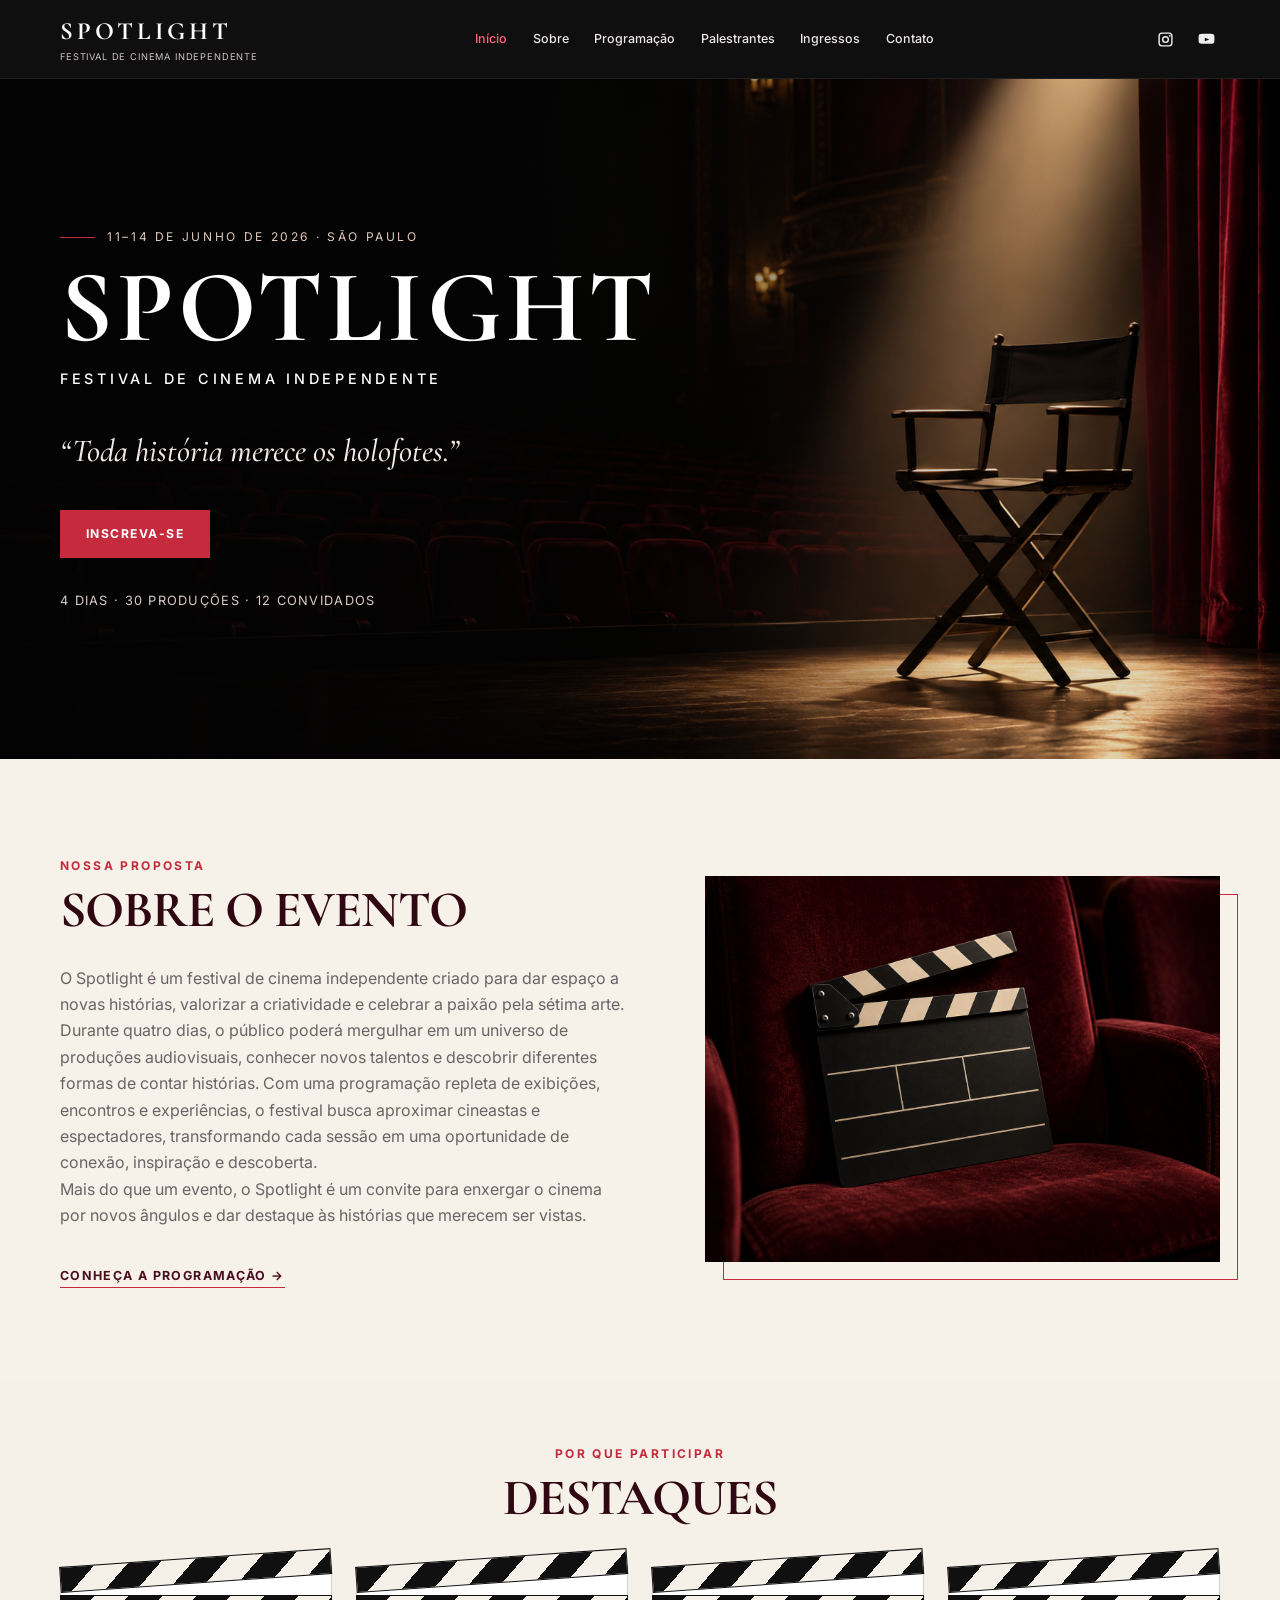
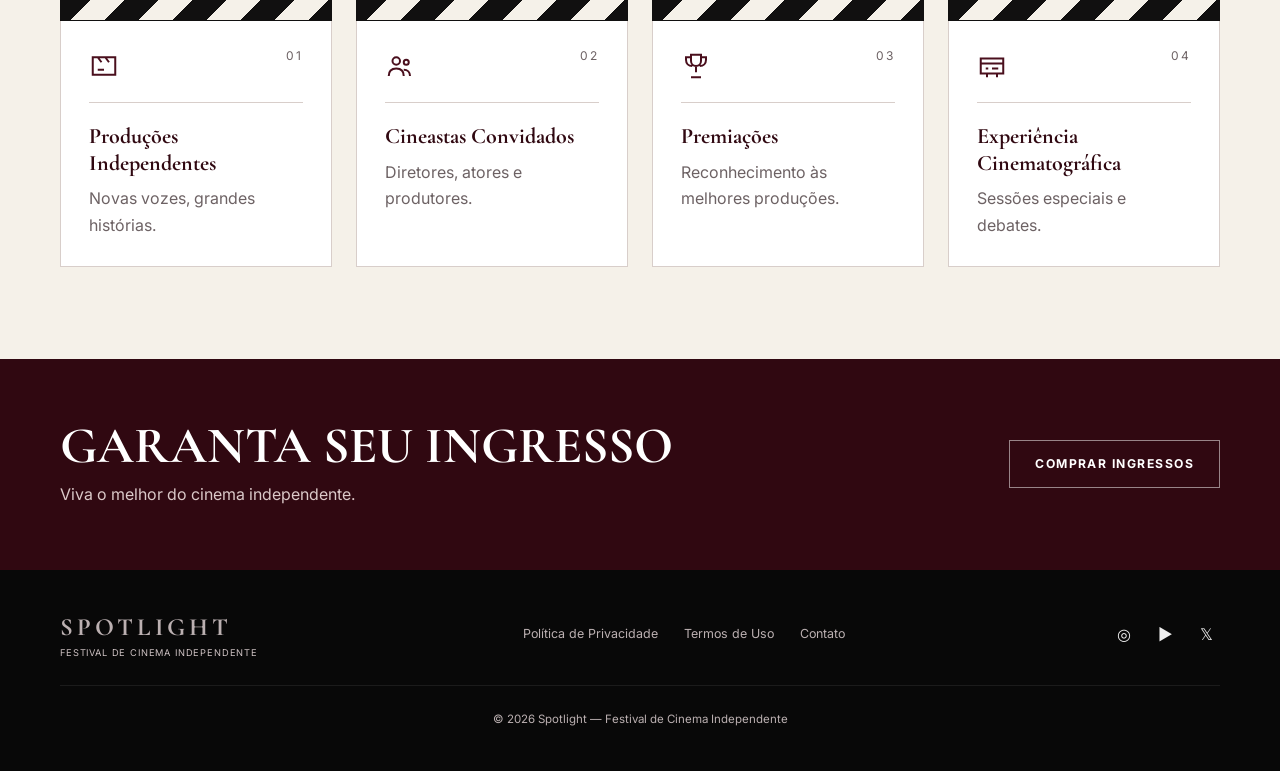
<file: index.html>
<!DOCTYPE html>
<html lang="pt-BR">
<head>
  <meta charset="UTF-8">
  <!-- A tag viewport é essencial para a responsividade, garantindo que o site se adapte à largura da tela do celular -->
  <meta name="viewport" content="width=device-width, initial-scale=1.0">
  <!-- A meta description melhora o SEO, dizendo ao Google sobre o que é a página -->
  <meta name="description" content="Spotlight — Festival de Cinema Independente. Histórias originais, novas vozes e experiências cinematográficas.">
  <title>Spotlight | Festival de Cinema Independente</title>
  <link rel="stylesheet" href="css/style.css">
</head>
<body>
  
  <!-- CABEÇALHO (HEADER) - Semântica estrutural
       O uso da tag <header> ajuda motores de busca e leitores 
       de tela a identificar o topo da página. -->
  <header class="site-header">
    <div class="container nav-wrap">
      
      <!-- Link encapsulando texto principal. Redireciona para a home. -->
      <a class="brand" href="index.html">
        <strong>SPOTLIGHT</strong>
        <span>Festival de Cinema Independente</span>
      </a>
      
      
      <!-- MODIFICADO — MENU SEM JAVASCRIPT:
           O checkbox guarda o estado aberto/fechado. O label permite alterná-lo
           com clique; pelo teclado, use Tab e Espaço no checkbox.
           No CSS, :checked mostra a navegação que vem depois deste campo.
           O menu permanece aberto após clicar numa âncora; use Menu para fechá-lo. -->
      <input class="menu-check" type="checkbox" id="menu-check" aria-controls="menu-principal">
      <label class="menu-toggle" for="menu-check">☰ <span>Menu</span></label>
      
      <!-- Tag semântica <nav> indica que este bloco contém os links principais de navegação -->
      <nav class="nav" id="menu-principal" aria-label="Navegação principal">
        <a class="active" href="index.html">Início</a>
        <a href="#sobre">Sobre</a>
        <a href="programacao.html">Programação</a>
        <a href="programacao.html#palestrantes">Palestrantes</a>
        <a href="ingressos.html">Ingressos</a>
        <a href="ingressos.html#contato">Contato</a>
      </nav>
      
      <div class="socials" aria-label="Redes sociais">
        <!-- O uso de SVG inline garante que os ícones fiquem nítidos em qualquer resolução e carreguem instantaneamente, sem requisições extras -->
        <a href="#" aria-label="Instagram">
          <svg viewBox="0 0 24 24"><path d="M7 2h10a5 5 0 0 1 5 5v10a5 5 0 0 1-5 5H7a5 5 0 0 1-5-5V7a5 5 0 0 1 5-5m0 2a3 3 0 0 0-3 3v10a3 3 0 0 0 3 3h10a3 3 0 0 0 3-3V7a3 3 0 0 0-3-3H7m11 1.5a1.25 1.25 0 1 1 0 2.5 1.25 1.25 0 0 1 0-2.5M12 7a5 5 0 1 1 0 10 5 5 0 0 1 0-10m0 2a3 3 0 1 0 0 6 3 3 0 0 0 0-6z"/></svg>
        </a>
        <a href="#" aria-label="YouTube">
          <svg viewBox="0 0 24 24"><path d="M23 7s-.2-1.4-.8-2c-.8-.8-1.6-.8-2-.9C17.4 4 13.2 4 12 4s-5.4 0-8.2.1c-.4.1-1.2.1-2 .9C1.2 5.6 1 7 1 7S.8 8.6.8 10.2v1.6C.8 13.4 1 15 1 15s.2 1.4.8 2c.8.8 1.8.8 2.3.9 1.7.2 6.7.1 7.9.1s5.4 0 8.2-.1c.4-.1 1.2-.1 2-.9.6-.6.8-2 .8-2s.2-1.6.2-3.2v-1.6C23.2 8.6 23 7 23 7M9.6 14.5v-5l6.4 2.5-6.4 2.5z"/></svg>
        </a>
      </div>
    </div>
  </header>

  <!-- MAIN e SECTIONS
       A tag <main> diz ao navegador onde está o conteúdo principal.
       Cada <section> divide o documento em blocos temáticos.-->
  <main>
    
    <section class="hero" id="inicio">
      <div class="container">
        <div class="hero-content">
          <p class="hero-kicker">11–14 de junho de 2026 · São Paulo</p>
          <h1>SPOTLIGHT</h1>
          <h2>Festival de Cinema Independente</h2>
          <!-- Tag <blockquote> é usada semanticamente para citações destacadas -->
          <blockquote>“Toda história merece os holofotes.”</blockquote>
          <a class="btn" href="ingressos.html">Inscreva-se</a>
          <p class="hero-meta">4 dias · 30 produções · 12 convidados</p>
        </div>
      </div>
    </section>

    <section class="section" id="sobre">
      <div class="container about-grid">
        <div class="about-copy">
          <span class="eyebrow">Nossa proposta</span>
          <h2 class="section-title">SOBRE O EVENTO</h2>
          <p>O Spotlight é um festival de cinema independente criado para dar espaço a novas histórias, valorizar a criatividade e celebrar a paixão pela sétima arte. <br>

Durante quatro dias, o público poderá mergulhar em um universo de produções audiovisuais, conhecer novos talentos e descobrir diferentes formas de contar histórias. Com uma programação repleta de exibições, encontros e experiências, o festival busca aproximar cineastas e espectadores, transformando cada sessão em uma oportunidade de conexão, inspiração e descoberta. <br>

Mais do que um evento, o Spotlight é um convite para enxergar o cinema por novos ângulos e dar destaque às histórias que merecem ser vistas.</p>
          <a class="text-link" href="programacao.html">Conheça a programação →</a>
        </div>
        <!-- Tag <figure> é usada para encapsular imagens com importância semântica no texto (diferente de imagens puramente decorativas) -->
        <figure class="about-image">
          <img src="assets/images/claquete.png" alt="Claquete de cinema sobre poltrona de veludo vinho">
        </figure>
      </div>
    </section>

    <!-- MODIFICADO — DESTAQUES EM FORMATO DE CLAQUETE:
         O ingresso foi substituído por uma claquete para diferenciar esta seção
         da página de preços. Cada card recebe uma faixa decorativa no topo.
         As duas listras da claquete são feitas pelos pseudo-elementos no CSS;
         não é necessário baixar imagem nem usar JavaScript.
         Os números 01 a 04, ícones, títulos e descrições foram preservados. -->
    <section class="section highlights">
      <div class="container">
        <div class="section-heading center">
          <span class="eyebrow">Por que participar</span>
          <h2 class="section-title">DESTAQUES</h2>
        </div>
        <div class="highlight-grid">
          <!-- A tag <article> é ideal para conteúdos que fazem sentido por si mesmos, como cards independentes -->
          <article class="highlight-card">
            <!-- Número visual do destaque; o CSS posiciona no canto direito. -->
            <span class="ticket-number">01</span>
            <!-- Ícone original em SVG; a linha abaixo agora é contínua, não um canhoto. -->
            <div class="icon-box"><svg viewBox="0 0 24 24"><path d="M3 5h18v14H3zM7 5l3 4m3-4 3 4m-9 6h5"/></svg></div>
            <h3>Produções Independentes</h3>
            <p>Novas vozes, grandes histórias.</p>
          </article>
          
          <article class="highlight-card">
            <!-- Número visual do destaque; o CSS posiciona no canto direito. -->
            <span class="ticket-number">02</span>
            <!-- Ícone original em SVG; a linha abaixo agora é contínua, não um canhoto. -->
            <div class="icon-box"><svg viewBox="0 0 24 24"><circle cx="9" cy="8" r="3"/><circle cx="17" cy="9" r="2"/><path d="M3 20c0-4 2-6 6-6s6 2 6 6m0-5c3 0 5 2 5 5"/></svg></div>
            <h3>Cineastas Convidados</h3>
            <p>Diretores, atores e produtores.</p>
          </article>
          
          <article class="highlight-card">
            <!-- Número visual do destaque; o CSS posiciona no canto direito. -->
            <span class="ticket-number">03</span>
            <!-- Ícone original em SVG; a linha abaixo agora é contínua, não um canhoto. -->
            <div class="icon-box"><svg viewBox="0 0 24 24"><path d="M8 3h8v5a4 4 0 0 1-8 0V3zm0 2H4v2c0 3 2 5 5 5m7-7h4v2c0 3-2 5-5 5m-3 0v5m-4 4h8"/></svg></div>
            <h3>Premiações</h3>
            <p>Reconhecimento às melhores produções.</p>
          </article>
          
          <article class="highlight-card">
            <!-- Número visual do destaque; o CSS posiciona no canto direito. -->
            <span class="ticket-number">04</span>
            <!-- Ícone original em SVG; a linha abaixo agora é contínua, não um canhoto. -->
            <div class="icon-box"><svg viewBox="0 0 24 24"><path d="M3 6h18v12H3zM8 18v3m8-3v3M3 10h18m-14 4h2m3 0h5"/></svg></div>
            <h3>Experiência Cinematográfica</h3>
            <p>Sessões especiais e debates.</p>
          </article>
        </div>
      </div>
    </section>

    <!-- Outras seções omitidas para brevidade na leitura, mantém a estrutura original -->
    <section class="cta">
      <div class="container cta-inner">
        <div>
          <h2>GARANTA SEU INGRESSO</h2>
          <p>Viva o melhor do cinema independente.</p>
        </div>
        <a class="btn btn-outline" href="ingressos.html">Comprar ingressos</a>
      </div>
    </section>
  </main>

  <footer class="site-footer">
    <div class="container">
      <div class="footer-top">
        <a class="brand" href="index.html">
          <strong>SPOTLIGHT</strong>
          <span>Festival de Cinema Independente</span>
        </a>
        <nav class="footer-links">
          <a href="#">Política de Privacidade</a>
          <a href="#">Termos de Uso</a>
          <a href="ingressos.html#contato">Contato</a>
        </nav>
        <div class="socials">
          <a href="#" aria-label="Instagram">◎</a>
          <a href="#" aria-label="YouTube">▶</a>
          <a href="#" aria-label="X/Twitter">𝕏</a>
        </div>
      </div>
      <p class="copyright">© 2026 Spotlight — Festival de Cinema Independente</p>
    </div>
  </footer>
</body>
</html>
</file>
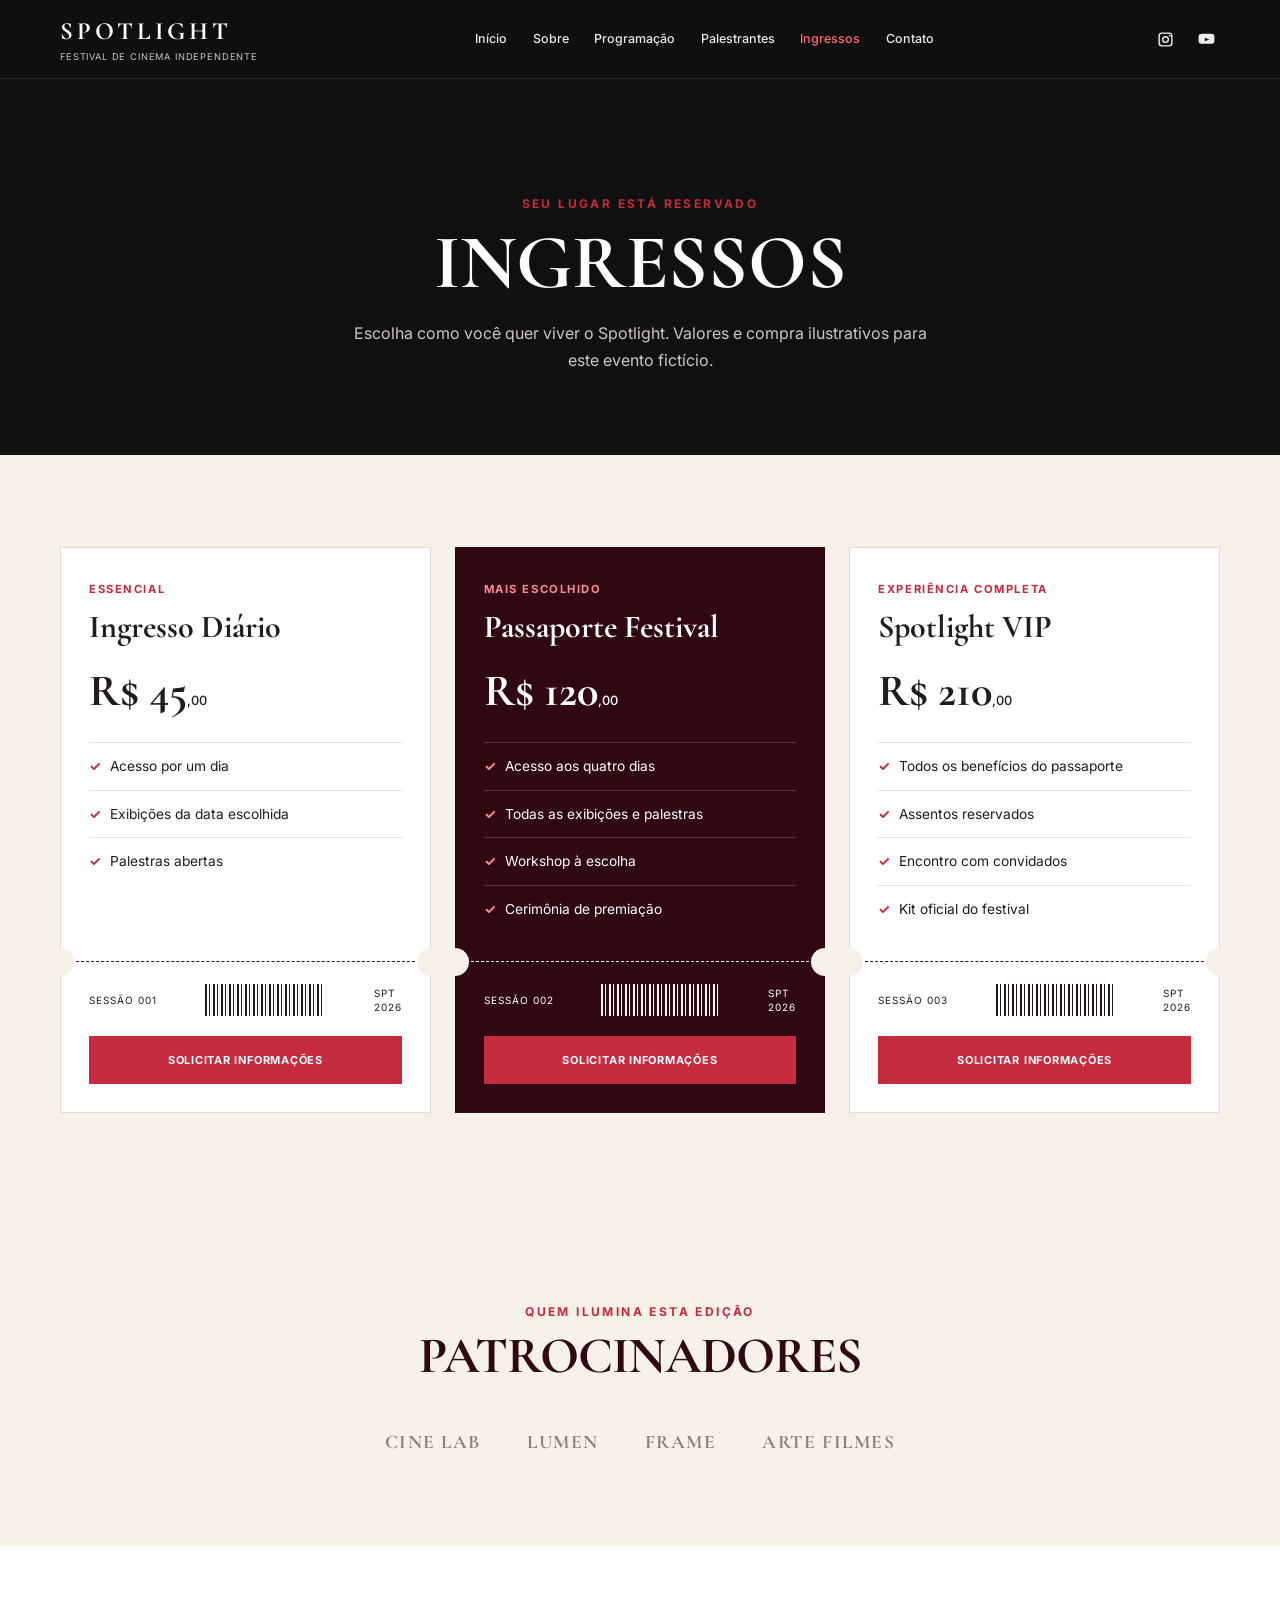
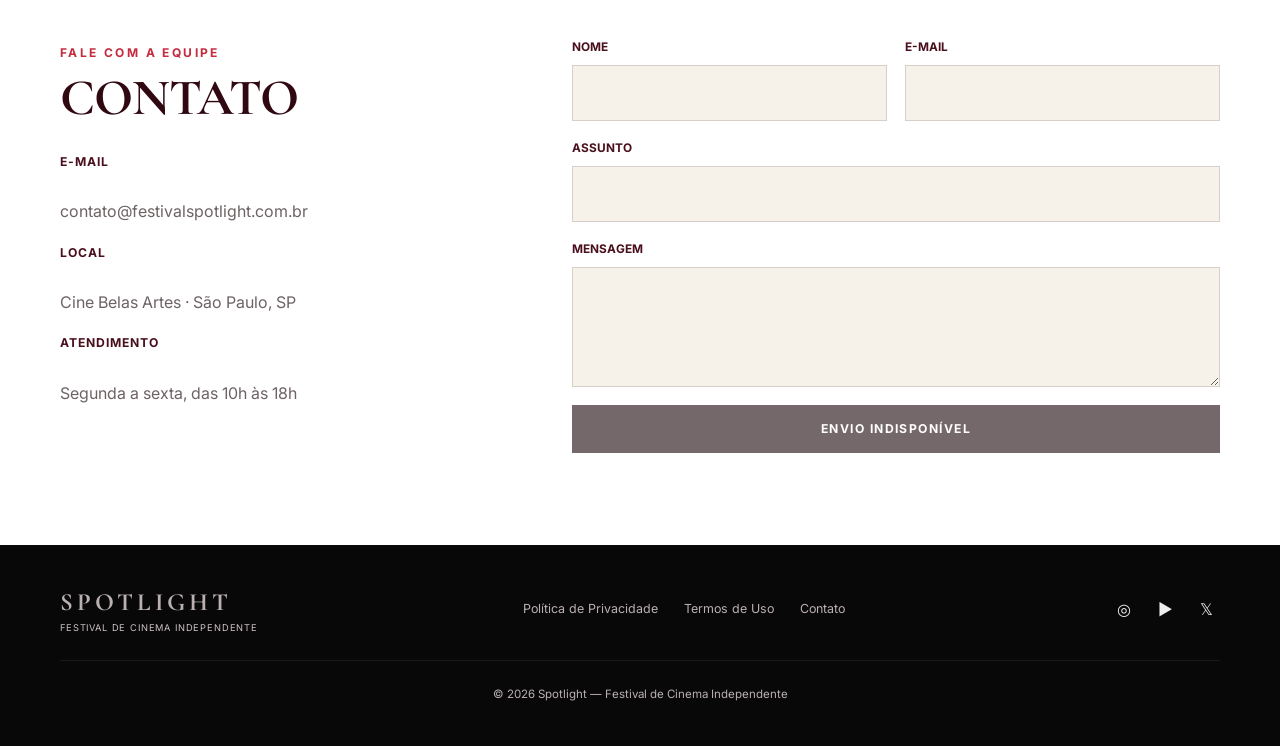
<file: ingressos.html>
<!DOCTYPE html>
<html lang="pt-BR">
<head>
  <meta charset="UTF-8">
  <!-- A tag viewport garante que o site seja responsivo e se ajuste bem a celulares e tablets -->
  <meta name="viewport" content="width=device-width, initial-scale=1.0">
  <!-- Descrição voltada para SEO (mecanismos de busca) -->
  <meta name="description" content="Ingressos e contato do Spotlight.">
  <title>Ingressos | Spotlight</title>
  <link rel="stylesheet" href="css/style.css">
</head>
<body>
  
  <!-- CABEÇALHO (HEADER)- Navegação principal e identificação da marca -->
  <header class="site-header">
    <div class="container nav-wrap">
      <a class="brand" href="index.html">
        <strong>SPOTLIGHT</strong>
        <span>Festival de Cinema Independente</span>
      </a>
      
      
      <!-- MODIFICADO — MENU SEM JAVASCRIPT:
           O checkbox guarda o estado aberto/fechado. O label permite alterná-lo
           com clique; pelo teclado, use Tab e Espaço no checkbox.
           No CSS, :checked mostra a navegação que vem depois deste campo.
           O menu permanece aberto após clicar numa âncora; use Menu para fechá-lo. -->
      <input class="menu-check" type="checkbox" id="menu-check" aria-controls="menu-principal">
      <label class="menu-toggle" for="menu-check">☰ <span>Menu</span></label>
      
      <nav class="nav" id="menu-principal" aria-label="Navegação principal">
        <a href="index.html">Início</a>
        <a href="index.html#sobre">Sobre</a>
        <a href="programacao.html">Programação</a>
        <a href="programacao.html#palestrantes">Palestrantes</a>
        <a class="active" href="ingressos.html">Ingressos</a>
        <a href="#contato">Contato</a>
      </nav>

      <!-- Mesma estrutura do início para manter o menu na mesma posição. -->
      <div class="socials" aria-label="Redes sociais">
        <!-- O uso de SVG inline garante que os ícones fiquem nítidos em qualquer resolução e carreguem instantaneamente, sem requisições extras -->
        <a href="#" aria-label="Instagram">
          <svg viewBox="0 0 24 24"><path d="M7 2h10a5 5 0 0 1 5 5v10a5 5 0 0 1-5 5H7a5 5 0 0 1-5-5V7a5 5 0 0 1 5-5m0 2a3 3 0 0 0-3 3v10a3 3 0 0 0 3 3h10a3 3 0 0 0 3-3V7a3 3 0 0 0-3-3H7m11 1.5a1.25 1.25 0 1 1 0 2.5 1.25 1.25 0 0 1 0-2.5M12 7a5 5 0 1 1 0 10 5 5 0 0 1 0-10m0 2a3 3 0 1 0 0 6 3 3 0 0 0 0-6z"/></svg>
        </a>
        <a href="#" aria-label="YouTube">
          <svg viewBox="0 0 24 24"><path d="M23 7s-.2-1.4-.8-2c-.8-.8-1.6-.8-2-.9C17.4 4 13.2 4 12 4s-5.4 0-8.2.1c-.4.1-1.2.1-2 .9C1.2 5.6 1 7 1 7S.8 8.6.8 10.2v1.6C.8 13.4 1 15 1 15s.2 1.4.8 2c.8.8 1.8.8 2.3.9 1.7.2 6.7.1 7.9.1s5.4 0 8.2-.1c.4-.1 1.2-.1 2-.9.6-.6.8-2 .8-2s.2-1.6.2-3.2v-1.6C23.2 8.6 23 7 23 7M9.6 14.5v-5l6.4 2.5-6.4 2.5z"/></svg>
        </a>
      </div>
    </div>
  </header>
  <!-- CONTEÚDO PRINCIPAL (MAIN) -->
  <main>
    
    <!-- Hero da página interna de Ingressos -->
    <section class="page-hero">
      <div class="container">
        <span class="eyebrow">Seu lugar está reservado</span>
        <h1>INGRESSOS</h1>
        <p>Escolha como você quer viver o Spotlight. Valores e compra ilustrativos para este evento fictício.</p>
      </div>
    </section>

    <!-- MODIFICADO — INGRESSOS EM FORMATO DE TICKET:
         Os três planos e seus preços foram preservados.
         Cada ticket tem conteúdo principal e canhoto (ticket-stub).
         O canhoto usa uma linha pontilhada e círculos nas extremidades,
         simulando o ponto de destaque de um ingresso de papel.
         As barras são somente decorativas: não são um código válido.
         O link Solicitar informações leva ao contato; não simula uma compra. -->
    <section class="section tickets-section">
      <div class="container">
        <div class="ticket-grid">
          
          <article class="ticket">
            <span class="ticket-label">Essencial</span>
            <h2>Ingresso Diário</h2>
            <p class="price">R$ 45<small>,00</small></p>
            <ul class="benefits">
              <li>Acesso por um dia</li>
              <li>Exibições da data escolhida</li>
              <li>Palestras abertas</li>
            </ul>
            <!-- NOVO — CANHOTO: a margem automática mantém os três canhotos
                 alinhados mesmo quando os planos têm quantidades diferentes de itens.
                 aria-hidden esconde o código decorativo dos leitores de tela. -->
            <div class="ticket-stub">
              <div class="ticket-code" aria-hidden="true">
                <span>SESSÃO 001</span>
                <span class="barcode"></span>
                <span>SPT<br>2026</span>
              </div>
              <!-- Sem sistema de vendas: este link abre a área de contato. -->
              <a class="btn" href="#contato">Solicitar informações</a>
            </div>
          </article>
          
          <!-- A classe 'featured' destaca visualmente a melhor opção de compra -->
          <article class="ticket featured">
            <span class="ticket-label">Mais escolhido</span>
            <h2>Passaporte Festival</h2>
            <p class="price">R$ 120<small>,00</small></p>
            <ul class="benefits">
              <li>Acesso aos quatro dias</li>
              <li>Todas as exibições e palestras</li>
              <li>Workshop à escolha</li>
              <li>Cerimônia de premiação</li>
            </ul>
            <!-- NOVO — CANHOTO: a margem automática mantém os três canhotos
                 alinhados mesmo quando os planos têm quantidades diferentes de itens.
                 aria-hidden esconde o código decorativo dos leitores de tela. -->
            <div class="ticket-stub">
              <div class="ticket-code" aria-hidden="true">
                <span>SESSÃO 002</span>
                <span class="barcode"></span>
                <span>SPT<br>2026</span>
              </div>
              <!-- Sem sistema de vendas: este link abre a área de contato. -->
              <a class="btn" href="#contato">Solicitar informações</a>
            </div>
          </article>
          
          <article class="ticket">
            <span class="ticket-label">Experiência completa</span>
            <h2>Spotlight VIP</h2>
            <p class="price">R$ 210<small>,00</small></p>
            <ul class="benefits">
              <li>Todos os benefícios do passaporte</li>
              <li>Assentos reservados</li>
              <li>Encontro com convidados</li>
              <li>Kit oficial do festival</li>
            </ul>
            <!-- NOVO — CANHOTO: a margem automática mantém os três canhotos
                 alinhados mesmo quando os planos têm quantidades diferentes de itens.
                 aria-hidden esconde o código decorativo dos leitores de tela. -->
            <div class="ticket-stub">
              <div class="ticket-code" aria-hidden="true">
                <span>SESSÃO 003</span>
                <span class="barcode"></span>
                <span>SPT<br>2026</span>
              </div>
              <!-- Sem sistema de vendas: este link abre a área de contato. -->
              <a class="btn" href="#contato">Solicitar informações</a>
            </div>
          </article>
          
        </div>
      </div>
    </section>

    <!-- Seção de Patrocinadores -->
    <section class="section sponsors">
      <div class="container">
        <div class="section-heading center">
          <span class="eyebrow">Quem ilumina esta edição</span>
          <h2 class="section-title">PATROCINADORES</h2>
        </div>
        <div class="sponsor-row">
          <span>CINE LAB</span>
          <span>LUMEN</span>
          <span>FRAME</span>
          <span>ARTE FILMES</span>
        </div>
      </div>
    </section>

    <!-- Seção de Contato e Formulário -->
    <section class="section contact-section" id="contato">
      <div class="container contact-grid">
        <div>
          <span class="eyebrow">Fale com a equipe</span>
          <h2 class="section-title">CONTATO</h2>
          <div class="contact-list">
            <p><strong>E-mail</strong><br><a href="mailto:contato@festivalspotlight.com.br">contato@festivalspotlight.com.br</a></p>
            <p><strong>Local</strong><br>Cine Belas Artes · São Paulo, SP</p>
            <p><strong>Atendimento</strong><br>Segunda a sexta, das 10h às 18h</p>
          </div>
        </div>
        
        <!-- MODIFICADO — CONTATO SEM JAVASCRIPT:
             O projeto não possui servidor de envio. Os campos ficam como demonstração
             visual e o botão fica desabilitado para não informar um envio inexistente.
             Para envio real, configure um serviço de formulários ou backend.
             O link de e-mail ao lado pode abrir o aplicativo de e-mail do visitante. -->
        <form class="contact-form">
          <div class="field">
            <label for="nome">Nome</label>
            <input type="text" id="nome" name="nome" required>
          </div>
          <div class="field">
            <label for="email">E-mail</label>
            <input type="email" id="email" name="email" required>
          </div>
          <div class="field full">
            <label for="assunto">Assunto</label>
            <input type="text" id="assunto" name="assunto">
          </div>
          <div class="field full">
            <label for="mensagem">Mensagem</label>
            <textarea id="mensagem" name="mensagem" required></textarea>
          </div>
          <div class="field full">
            <button class="btn" type="submit" disabled>Envio indisponível</button>
          </div>
          <!-- Aviso fixo: não há mais confirmação simulada de envio. -->
      </div>
    </section>
  </main>

  <!-- RODAPÉ (FOOTER) -->
  <footer class="site-footer">
    <div class="container">
      <div class="footer-top">
        <a class="brand" href="index.html">
          <strong>SPOTLIGHT</strong>
          <span>Festival de Cinema Independente</span>
        </a>
        <nav class="footer-links">
          <a href="#">Política de Privacidade</a>
          <a href="#">Termos de Uso</a>
          <a href="#contato">Contato</a>
        </nav>
        <div class="socials">
          <a href="#">◎</a>
          <a href="#">▶</a>
          <a href="#">𝕏</a>
        </div>
      </div>
      <p class="copyright">© 2026 Spotlight — Festival de Cinema Independente</p>
    </div>
  </footer>
</body>
</html>
</file>
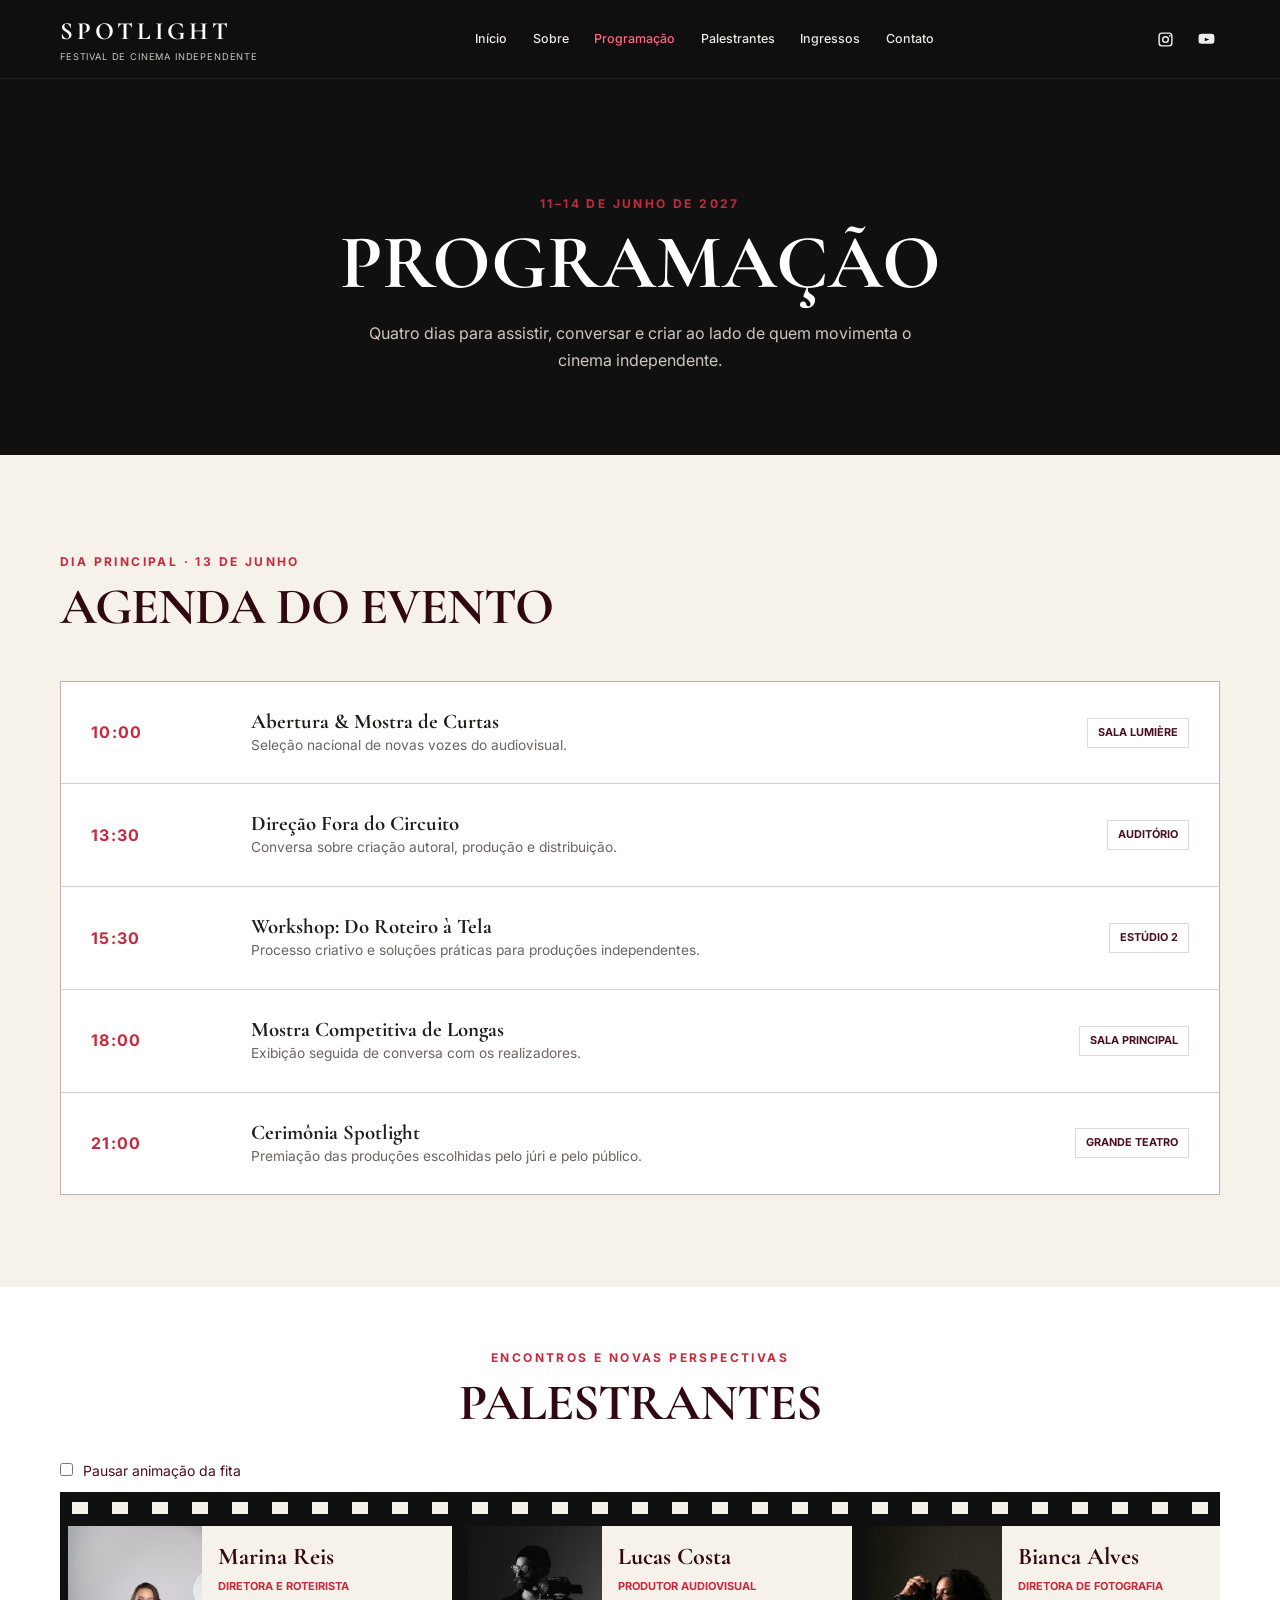
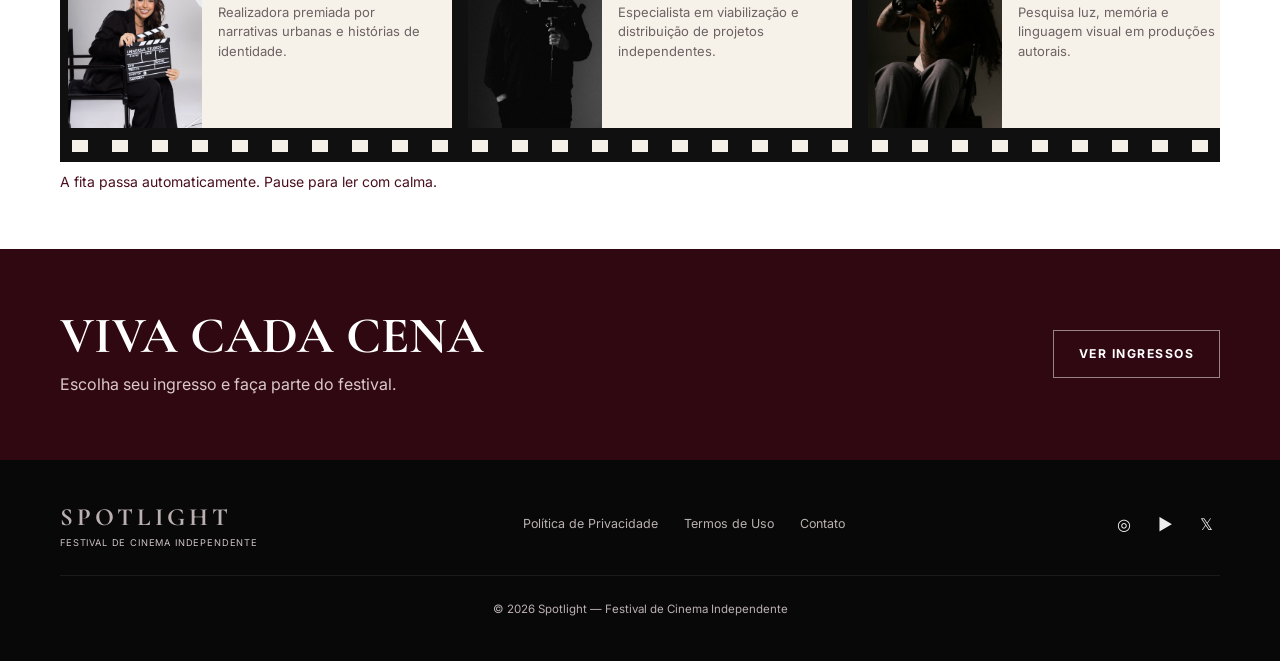
<file: programacao.html>
<!DOCTYPE html>
<html lang="pt-BR">
<head>
  <meta charset="UTF-8">
  <!-- A tag viewport garante a responsividade em dispositivos móveis -->
  <meta name="viewport" content="width=device-width, initial-scale=1.0">
  <!-- Descrição para otimização em motores de busca (SEO) -->
  <meta name="description" content="Programação e convidados do Spotlight.">
  <title>Programação | Spotlight</title>
  <link rel="stylesheet" href="css/style.css">
</head>
<body>

  <!--CABEÇALHO (HEADER)-->
  <header class="site-header">
    <div class="container nav-wrap">
      <a class="brand" href="index.html">
        <strong>SPOTLIGHT</strong>
        <span>Festival de Cinema Independente</span>
      </a>
      
      
      <!-- MODIFICADO — MENU SEM JAVASCRIPT:
           O checkbox guarda o estado aberto/fechado. O label permite alterná-lo
           com clique; pelo teclado, use Tab e Espaço no checkbox.
           No CSS, :checked mostra a navegação que vem depois deste campo.
           O menu permanece aberto após clicar numa âncora; use Menu para fechá-lo. -->
      <input class="menu-check" type="checkbox" id="menu-check" aria-controls="menu-principal">
      <label class="menu-toggle" for="menu-check">☰ <span>Menu</span></label>
      
      <nav class="nav" id="menu-principal" aria-label="Navegação principal">
        <a href="index.html">Início</a>
        <a href="index.html#sobre">Sobre</a>
        <a class="active" href="programacao.html">Programação</a>
        <a href="#palestrantes">Palestrantes</a>
        <a href="ingressos.html">Ingressos</a>
        <a href="ingressos.html#contato">Contato</a>
      </nav>

      <!-- Mesma estrutura do início para manter o menu na mesma posição. -->
      <div class="socials" aria-label="Redes sociais">
        <!-- O uso de SVG inline garante que os ícones fiquem nítidos em qualquer resolução e carreguem instantaneamente, sem requisições extras -->
        <a href="#" aria-label="Instagram">
          <svg viewBox="0 0 24 24"><path d="M7 2h10a5 5 0 0 1 5 5v10a5 5 0 0 1-5 5H7a5 5 0 0 1-5-5V7a5 5 0 0 1 5-5m0 2a3 3 0 0 0-3 3v10a3 3 0 0 0 3 3h10a3 3 0 0 0 3-3V7a3 3 0 0 0-3-3H7m11 1.5a1.25 1.25 0 1 1 0 2.5 1.25 1.25 0 0 1 0-2.5M12 7a5 5 0 1 1 0 10 5 5 0 0 1 0-10m0 2a3 3 0 1 0 0 6 3 3 0 0 0 0-6z"/></svg>
        </a>
        <a href="#" aria-label="YouTube">
          <svg viewBox="0 0 24 24"><path d="M23 7s-.2-1.4-.8-2c-.8-.8-1.6-.8-2-.9C17.4 4 13.2 4 12 4s-5.4 0-8.2.1c-.4.1-1.2.1-2 .9C1.2 5.6 1 7 1 7S.8 8.6.8 10.2v1.6C.8 13.4 1 15 1 15s.2 1.4.8 2c.8.8 1.8.8 2.3.9 1.7.2 6.7.1 7.9.1s5.4 0 8.2-.1c.4-.1 1.2-.1 2-.9.6-.6.8-2 .8-2s.2-1.6.2-3.2v-1.6C23.2 8.6 23 7 23 7M9.6 14.5v-5l6.4 2.5-6.4 2.5z"/></svg>
        </a>
      </div>
    </div>
  </header>

  <!-- CONTEÚDO PRINCIPAL (MAIN) -->
  <main>
    
    <!-- Hero da página de Programação -->
    <section class="page-hero">
      <div class="container">
        <span class="eyebrow">11–14 de junho de 2027</span>
        <h1>PROGRAMAÇÃO</h1>
        <p>Quatro dias para assistir, conversar e criar ao lado de quem movimenta o cinema independente.</p>
      </div>
    </section>

    <!-- Seção da Agenda do Evento -->
    <section class="section">
      <div class="container">
        <div class="section-heading">
          <span class="eyebrow">Dia principal · 13 de junho</span>
          <h2 class="section-title">AGENDA DO EVENTO</h2>
        </div>
        <div class="agenda">
          
          <!-- Item individual da agenda -->
          <article class="agenda-item">
            <!-- A tag <time> é semanticamente correta para exibir horários ou datas -->
            <time class="agenda-time">10:00</time>
            <div>
              <h3>Abertura & Mostra de Curtas</h3>
              <p>Seleção nacional de novas vozes do audiovisual.</p>
            </div>
            <span class="agenda-tag">Sala Lumière</span>
          </article>
          
          <article class="agenda-item">
            <time class="agenda-time">13:30</time>
            <div>
              <h3>Direção Fora do Circuito</h3>
              <p>Conversa sobre criação autoral, produção e distribuição.</p>
            </div>
            <span class="agenda-tag">Auditório</span>
          </article>
          
          <article class="agenda-item">
            <time class="agenda-time">15:30</time>
            <div>
              <h3>Workshop: Do Roteiro à Tela</h3>
              <p>Processo criativo e soluções práticas para produções independentes.</p>
            </div>
            <span class="agenda-tag">Estúdio 2</span>
          </article>
          
          <article class="agenda-item">
            <time class="agenda-time">18:00</time>
            <div>
              <h3>Mostra Competitiva de Longas</h3>
              <p>Exibição seguida de conversa com os realizadores.</p>
            </div>
            <span class="agenda-tag">Sala Principal</span>
          </article>
          
          <article class="agenda-item">
            <time class="agenda-time">21:00</time>
            <div>
              <h3>Cerimônia Spotlight</h3>
              <p>Premiação das produções escolhidas pelo júri e pelo público.</p>
            </div>
            <span class="agenda-tag">Grande Teatro</span>
          </article>
          
        </div>
      </div>
    </section>

    <!-- A fita contém dois grupos iguais: o segundo mantém a passagem contínua.
         A cópia é apenas visual e fica oculta dos leitores de tela. -->
    <section class="section speakers" id="palestrantes">
      <div class="container">
        <div class="section-heading center">
          <span class="eyebrow">Encontros e novas perspectivas</span>
          <h2 class="section-title">PALESTRANTES</h2>
        </div>

        <!-- Checkbox e label permitem pausar sem usar JavaScript. -->
        <input class="film-pause" type="checkbox" id="pausar-pelicula">
        <label class="film-control" for="pausar-pelicula">Pausar animação da fita</label>
        <div class="film-scroll" tabindex="0" role="region" aria-label="Palestrantes em fita de cinema">
          <div class="film-strip">
            <div class="film-group">
            <article class="film-frame">
              <!-- FOTO: troque foto-placeholder.svg por marina-reis.jpg quando tiver a foto.
                   Coloque a foto na pasta assets/images. -->
              <img src="assets/images/diretora.jpg" alt="Espaço reservado para a foto de Marina Reis" loading="lazy" width="400" height="400">
              <div class="film-caption">
                <h3>Marina Reis</h3>
                <p class="film-role">Diretora e roteirista</p>
                <p>Realizadora premiada por narrativas urbanas e histórias de identidade.</p>
              </div>
            </article>

            <article class="film-frame">
              <!-- FOTO: troque foto-placeholder.svg por lucas-costa.jpg. -->
              <img src="assets/images/produtor.png" alt="Espaço reservado para a foto de Lucas Costa" loading="lazy" width="400" height="400">
              <div class="film-caption">
                <h3>Lucas Costa</h3>
                <p class="film-role">Produtor audiovisual</p>
                <p>Especialista em viabilização e distribuição de projetos independentes.</p>
              </div>
            </article>

            <article class="film-frame">
              <!-- FOTO: troque foto-placeholder.svg por bianca-alves.jpg. -->
              <img src="assets/images/fotografia.jpg" alt="Espaço reservado para a foto de Bianca Alves" loading="lazy" width="400" height="400">
              <div class="film-caption">
                <h3>Bianca Alves</h3>
                <p class="film-role">Diretora de fotografia</p>
                <p>Pesquisa luz, memória e linguagem visual em produções autorais.</p>
              </div>
            </article>
            </div>
            <!-- Repetição decorativa: cria um loop sem espaços ou saltos. -->
            <div class="film-group film-copy" aria-hidden="true">
            <article class="film-frame">
              <!-- FOTO: troque foto-placeholder.svg por marina-reis.jpg quando tiver a foto.
                   Coloque a foto na pasta assets/images. -->
              <img src="assets/images/diretora.jpg" alt="Espaço reservado para a foto de Marina Reis" loading="lazy" width="400" height="400">
              <div class="film-caption">
                <h3>Marina Reis</h3>
                <p class="film-role">Diretora e roteirista</p>
                <p>Realizadora premiada por narrativas urbanas e histórias de identidade.</p>
              </div>
            </article>

            <article class="film-frame">
              <!-- FOTO: troque foto-placeholder.svg por lucas-costa.jpg. -->
              <img src="assets/images/produtor.png" alt="Espaço reservado para a foto de Lucas Costa" loading="lazy" width="400" height="400">
              <div class="film-caption">
                <h3>Lucas Costa</h3>
                <p class="film-role">Produtor audiovisual</p>
                <p>Especialista em viabilização e distribuição de projetos independentes.</p>
              </div>
            </article>

            <article class="film-frame">
              <!-- FOTO: troque foto-placeholder.svg por bianca-alves.jpg. -->
              <img src="assets/images/fotografia.jpg" alt="Espaço reservado para a foto de Bianca Alves" loading="lazy" width="400" height="400">
              <div class="film-caption">
                <h3>Bianca Alves</h3>
                <p class="film-role">Diretora de fotografia</p>
                <p>Pesquisa luz, memória e linguagem visual em produções autorais.</p>
              </div>
            </article>
            </div>
          </div>
        </div>
        <p class="film-hint">A fita passa automaticamente. Pause para ler com calma.</p>
      </div>
    </section>

    <!-- Chamada para Ação (CTA) -->
    <section class="cta">
      <div class="container cta-inner">
        <div>
          <h2>VIVA CADA CENA</h2>
          <p>Escolha seu ingresso e faça parte do festival.</p>
        </div>
        <a class="btn btn-outline" href="ingressos.html">Ver ingressos</a>
      </div>
    </section>
  </main>

  <!-- RODAPÉ (FOOTER) -->
  <footer class="site-footer">
    <div class="container">
      <div class="footer-top">
        <a class="brand" href="index.html">
          <strong>SPOTLIGHT</strong>
          <span>Festival de Cinema Independente</span>
        </a>
        <nav class="footer-links">
          <a href="#">Política de Privacidade</a>
          <a href="#">Termos de Uso</a>
          <a href="ingressos.html#contato">Contato</a>
        </nav>
        <div class="socials">
          <a href="#">◎</a>
          <a href="#">▶</a>
          <a href="#">𝕏</a>
        </div>
      </div>
      <p class="copyright">© 2026 Spotlight — Festival de Cinema Independente</p>
    </div>
  </footer>
</body>
</html>
</file>
<file: css/style.css>
/* 1. IMPORTAÇÃO DE FONTES E VARIÁVEIS GLOBAIS (:root) */
@import url('https://fonts.googleapis.com/css2?family=Cormorant+Garamond:wght@500;600;700&family=Inter:wght@400;500;600;700&display=swap');
:root {
  --black: #080808;
  --black-soft: #111010;
  --wine: #4a0f1d;
  --wine-dark: #300811;
  --red: #c52a3d;
  --red-dark: #a51f31;
  --white: #ffffff;
  --cream: #f6f1e9;
  --cream-dark: #e9e0d5;
  --ink: #211b1c;
  --muted: #6d6264;
  --line: rgba(74, 15, 29, .16);
  --serif: 'Cormorant Garamond', Georgia, serif;
  --sans: 'Inter', Arial, sans-serif;
}
/* 2. ESTILOS BASE E RESET GLOBAL */
* { 
  box-sizing: border-box; 
  margin: 0; 
  padding: 0; 
}

html { 
  scroll-behavior: smooth; 
}

body { 
  font-family: var(--sans); 
  color: var(--ink); 
  background: var(--cream); 
  line-height: 1.65; 
}

img { 
  width: 100%; 
  display: block; 
}

a { 
  color: inherit; 
  text-decoration: none; 
}

button { 
  font: inherit; 
}

/* 3. COMPONENTES REUTILIZÁVEIS E UTILITÁRIOS */
.container { 
  width: min(1160px, calc(100% - 40px)); 
  margin: 0 auto; 
}

.section { 
  padding: 92px 0; 
}

.eyebrow { 
  color: var(--red); 
  font-size: .75rem; 
  font-weight: 700; 
  letter-spacing: .2em; 
  text-transform: uppercase; 
}

.section-title { 
  margin-top: 8px; 
  font: 700 clamp(2.25rem, 4vw, 3.6rem)/1 var(--serif); 
  color: var(--wine-dark); 
  letter-spacing: -.02em; 
}

.section-heading { 
  max-width: 620px; 
  margin-bottom: 48px; 
}

.section-heading.center { 
  text-align: center; 
  margin-inline: auto; 
}

/* Botões */
.btn { 
  display: inline-flex; 
  align-items: center; 
  justify-content: center; 
  min-height: 48px; 
  padding: 0 25px; 
  border: 1px solid transparent; 
  background: var(--red); 
  color: var(--white); 
  font-size: .76rem; 
  font-weight: 700; 
  letter-spacing: .12em; 
  text-transform: uppercase; 
  transition: background .2s, color .2s, border-color .2s; 
  cursor: pointer; 
}

.btn:hover, 
.btn:focus-visible { 
  background: var(--red-dark); 
}

.btn-outline { 
  background: transparent; 
  border-color: rgba(255,255,255,.5); 
}

.btn-outline:hover { 
  background: var(--white); 
  color: var(--wine); 
}

/* 4. CABEÇALHO (SITE HEADER) E NAVEGAÇÃO */
.site-header { 
  position: sticky; 
  top: 0; 
  z-index: 50; 
  background: rgba(8,8,8,.97); 
  color: var(--white); 
  border-bottom: 1px solid rgba(255,255,255,.08); 
}

.nav-wrap { 
  min-height: 78px; 
  display: flex; 
  align-items: center; 
  justify-content: space-between; 
  gap: 28px; 
}

.brand { 
  display: flex; 
  flex-direction: column; 
  line-height: 1; 
  flex-shrink: 0; 
}

.brand strong { 
  font: 700 1.55rem var(--serif); 
  letter-spacing: .16em; 
}

.brand span { 
  margin-top: 6px; 
  color: #cfc3c4; 
  font-size: .58rem; 
  letter-spacing: .09em; 
  text-transform: uppercase; 
}

.nav { 
  display: flex; 
  align-items: center; 
  gap: clamp(16px, 2vw, 28px); 
}

.nav a { 
  color: #eee7e7; 
  font-size: .78rem; 
  font-weight: 500; 
}

.nav a:hover, 
.nav a.active { 
  color: #ff687b; 
}

.socials { 
  display: flex; 
  align-items: center; 
  gap: 13px; 
}

.socials a {
  display: grid;
  place-items: center;
  width: 28px;
  height: 28px;
  color: #eee;
  transition: color 0.3s ease;
}

.socials a:hover {
  color: #ff687b;
}


.socials svg { 
  width: 17px; 
  height: 17px; 
  fill: currentColor; 
}

.menu-toggle { 
  display: none; 
  border: 0; 
  background: none; 
  color: white; 
  font-size: 1.5rem; 
  cursor: pointer; 
}

/* 5. SEÇÃO HERO (BANNER PRINCIPAL) */
.hero { 
  min-height: 680px; 
  display: grid; 
  align-items: center; 
  position: relative; 
  color: white; 
  background: #070707 url('../assets/images/hero-cinema.png') center/cover no-repeat; 
  isolation: isolate; 
}

.hero::before { 
  content: ''; 
  position: absolute; 
  inset: 0; 
  z-index: -1; 
  background: linear-gradient(90deg, rgba(3,3,3,.96) 0%, rgba(3,3,3,.79) 39%, rgba(3,3,3,.12) 75%); 
}

.hero-content { 
  max-width: 625px; 
  padding: 90px 0; 
}

.hero-kicker { 
  display: flex; 
  align-items: center; 
  gap: 12px; 
  color: #e1c9bc; 
  font-size: .75rem; 
  letter-spacing: .22em; 
  text-transform: uppercase; 
}

.hero-kicker::before { 
  content: ''; 
  width: 35px; 
  height: 1px; 
  background: var(--red); 
}

.hero h1 { 
  margin: 20px 0 0; 
  font: 700 clamp(4rem, 8vw, 7.4rem)/.8 var(--serif); 
  letter-spacing: .04em; 
}

.hero h2 { 
  margin-top: 18px; 
  font-size: .9rem; 
  font-weight: 500; 
  letter-spacing: .26em; 
  text-transform: uppercase; 
}

.hero blockquote { 
  margin: 38px 0; 
  font: italic 500 clamp(1.35rem, 2.5vw, 2rem)/1.35 var(--serif); 
  color: #f1e9e5; 
}

.hero-meta { 
  margin-top: 32px; 
  color: #d9cbca; 
  font-size: .8rem; 
  letter-spacing: .1em; 
  text-transform: uppercase; 
}

/* 6. SEÇÃO SOBRE O EVENTO */
.about-grid { 
  display: grid; 
  grid-template-columns: 1.05fr .95fr; 
  gap: 76px; 
  align-items: center; 
}

.about-copy p { 
  margin: 28px 0 32px; 
  color: var(--muted); 
  font-size: 1rem; 
}

.about-image { 
  position: relative; 
}

.about-image img { 
  aspect-ratio: 4/3; 
  object-fit: cover; 
}

.about-image::after { 
  content: ''; 
  position: absolute; 
  inset: 18px -18px -18px 18px; 
  border: 1px solid var(--red); 
  z-index: -1; 
}

.text-link { 
  color: var(--wine); 
  font-size: .78rem; 
  font-weight: 700; 
  letter-spacing: .11em; 
  text-transform: uppercase; 
  border-bottom: 1px solid var(--red); 
  padding-bottom: 4px; 
}

/* 7. MODIFICADO — DESTAQUES COMO CLAQUETES
   O fundo creme e a tipografia original continuam. A grade usa quatro colunas,
   gap de 24px e área máxima de 1200px. Tablet e celular são ajustados ao final. */
.highlights { background: #F5F1E9; padding-top: 60px; }
.highlights .container { max-width: 1200px; }
.highlights .section-heading { margin-bottom: 42px; }
.highlight-grid { display: grid; grid-template-columns: repeat(4, 1fr); gap: 24px; }

/* O padding superior reserva lugar para as duas faixas da claquete.
   position:relative faz o card ser a referência das faixas e do número.
   min-height permite crescer sem esconder as descrições. */
.highlight-card {
  position: relative;
  min-height: 290px;
  padding: 84px 28px 28px;
  background: white;
  border: 1px solid #d8ceca;
  border-radius: 0;
  transition: transform .2s, box-shadow .2s;
}

/* A faixa inferior é reta. A superior gira -4 graus a partir da esquerda.
   repeating-linear-gradient desenha listras diagonais sem imagem externa.
   Os pseudo-elementos são decoração; não contêm informação necessária. */
.highlight-card::before, .highlight-card::after {
  content: '';
  position: absolute;
  left: -1px;
  right: -1px;
  height: 24px;
  background: repeating-linear-gradient(135deg, #111010 0px, #111010 24px, #F5F1E9 24px, #F5F1E9 48px);
  border: 1px solid #111010;
}
.highlight-card::before { top: 0; transform: rotate(-4deg); transform-origin: left center; }
.highlight-card::after { top: 28px; }
.ticket-number { position: absolute; top: 79px; right: 28px; color: var(--muted); font-size: 12px; letter-spacing: 2px; }

/* A linha contínua separa o ícone do texto, diferenciando dos tickets de preço. */
.highlight-card .icon-box { height: 52px; margin-bottom: 20px; padding-bottom: 16px; border-bottom: 1px solid #d8ceca; color: var(--wine); transition: color .2s; }
.highlight-card .icon-box svg { width: 30px; height: 30px; fill: none; stroke: currentColor; stroke-width: 1.6; }
.highlight-card h3 { font: 700 22px/1.2 var(--serif); color: var(--wine-dark); }
.highlight-card p { margin-top: 9px; color: var(--muted); font-size: 16px; }

/* Hover somente em dispositivos com mouse, evitando efeito preso no celular. */
@media (hover: hover) {
  .highlight-card:hover { transform: translateY(-6px); box-shadow: 0 12px 24px rgba(74,15,29,.15); }
  .highlight-card:hover .icon-box { color: var(--red); }
}
.schedule-card h3 { font: 700 1.35rem/1.2 var(--serif); color: var(--wine-dark); }
.schedule-card p { margin-top: 9px; color: var(--muted); font-size: .88rem; }

/* 8. PROGRAMAÇÃO E AGENDA */
.schedule-grid { 
  display: grid; 
  grid-template-columns: repeat(2, 1fr); 
  gap: 18px; 
}

.schedule-card { 
  display: flex; 
  align-items: center; 
  gap: 24px; 
  padding: 26px 28px; 
  background: var(--white); 
  border-left: 3px solid var(--red); 
}

.schedule-card .number { 
  color: var(--red); 
  font: 600 1.8rem var(--serif); 
  min-width: 40px; 
}

.page-hero { 
  padding: 110px 0 82px; 
  background: var(--black-soft); 
  color: white; 
  text-align: center; 
}

.page-hero h1 { 
  margin-top: 12px; 
  font: 700 clamp(3rem, 6vw, 5.2rem)/.95 var(--serif); 
}

.page-hero p { 
  max-width: 600px; 
  margin: 20px auto 0; 
  color: #cfc5c5; 
}

.agenda { 
  display: grid; 
  gap: 1px; 
  border: 1px solid var(--line); 
  background: var(--line); 
}

.agenda-item { 
  display: grid; 
  grid-template-columns: 130px 1fr auto; 
  align-items: center; 
  gap: 30px; 
  background: white; 
  padding: 27px 30px; 
}

.agenda-time { 
  color: var(--red); 
  font-weight: 700; 
  letter-spacing: .08em; 
}

.agenda-item h3 { 
  font: 700 1.3rem var(--serif); 
}

.agenda-item p { 
  color: var(--muted); 
  font-size: .86rem; 
}

.agenda-tag { 
  padding: 5px 10px; 
  border: 1px solid var(--line); 
  color: var(--wine); 
  font-size: .68rem; 
  font-weight: 700; 
  text-transform: uppercase; 
}

/* 9. PALESTRANTES — PELÍCULA EM MOVIMENTO (somente HTML e CSS)
   Cada grupo tem a mesma largura. Mover metade da faixa completa faz a
   cópia ocupar exatamente a posição inicial, sem salto ao reiniciar. */
.speakers { background: white; padding: 56px 0; }
.speakers .container { max-width: 1200px; }
.speakers .section-heading { margin-bottom: 28px; }
.film-scroll { overflow: hidden; background: var(--black-soft); }
.film-scroll:focus-visible { outline: 2px solid var(--red); outline-offset: 4px; }
.film-strip { display: flex; width: max-content; animation: film-passing 36s linear infinite; }
.film-group { position: relative; display: flex; flex: 0 0 1200px; width: 1200px; gap: 16px; padding: 34px 8px; background: var(--black-soft); }
@keyframes film-passing {
  from { transform: translateX(0); }
  to { transform: translateX(-50%); }
}
/* A pausa funciona com mouse, teclado ou toque no checkbox. */
.film-pause { accent-color: var(--wine); margin: 0 6px 16px 0; }
.film-control { cursor: pointer; font-size: 14px; color: var(--wine); }
.film-scroll:hover .film-strip,
.film-scroll:focus-within .film-strip,
.film-pause:checked ~ .film-scroll .film-strip { animation-play-state: paused; }

/* Furos da película: retângulos creme repetidos nas bordas preta superior/inferior.
   São fundos CSS, então não exigem imagens nem JavaScript. */
.film-group::before, .film-group::after {
  content: ''; position: absolute; left: 0; right: 0; height: 12px;
  background: repeating-linear-gradient(to right, transparent 0px, transparent 12px, #F5F1E9 12px, #F5F1E9 28px, transparent 28px, transparent 40px);
}
.film-group::before { top: 10px; }
.film-group::after { bottom: 10px; }

/* display:flex coloca imagem e legenda em linha.
   flex:1 distribui a largura igualmente entre os três quadros.
   Cantos retos preservam a aparência de fotograma. */
.film-frame { 
  display: flex; 
  flex: 1; 
  min-width: 0; 
  min-height: 190px; 
  background: var(--cream); 
  border-radius: 0; }

.film-frame img { 
  width: 35%;
  height: auto; 
  align-self: stretch; 
  object-fit: cover; }

.film-caption { 
  width: 65%; 
  padding: 18px 16px; }
  
.film-caption h3 { 
  font: 700 24px/1.1 var(--serif); 
  color: var(--wine-dark); }

.film-caption .film-role { 
  margin: 8px 0; 
  color: var(--red); 
  font-size: 11px; 
  font-weight: 700; 
  text-transform: uppercase; }

.film-caption p { 
  font-size: 13px; 
  line-height: 1.5; 
  color: var(--muted); }

.film-hint { 
  display: block; 
  margin-top: 8px; 
  font-size: 14px; 
  color: var(--wine); }

/* 10. MODIFICADO — TICKETS DE CINEMA
   A seção recebe fundo creme para que os círculos do canhoto simulem recortes.
   Os planos mantêm seus valores e benefícios. O plano central continua vinho. */
.tickets-section { background: #F5F1E9; }

.ticket-grid { display: grid; 
  grid-template-columns: repeat(3, 1fr); 
  gap: 24px; align-items: stretch; }
  
.ticket { display: flex; 
  flex-direction: column; 
  background: white; 
  padding: 32px 28px 0; 
  border: 1px solid var(--line); }

.ticket.featured { background: var(--wine-dark); color: white; }
.ticket-label { color: var(--red); font-size: .7rem; font-weight: 700; letter-spacing: .14em; text-transform: uppercase; }

/* Vermelho mais claro para que o rótulo tenha contraste no fundo vinho. */
.featured .ticket-label { color: #ff8996; }
.ticket h2 { margin: 10px 0 20px; font: 700 2rem/1.1 var(--serif); }
.price { font: 700 2.8rem var(--serif); }
.price small { font: 500 .8rem var(--sans); }
.benefits { list-style: none; margin: 24px 0 28px; flex-grow: 1; }
.benefits li { border-top: 1px solid rgba(74,15,29,.12); padding: 12px 0; font-size: .86rem; }
.featured .benefits li { border-color: rgba(255,255,255,.18); }
.benefits li::before { content: '✓'; color: var(--red); margin-right: 9px; font-weight: 700; }
.featured .benefits li::before { color: #ff8996; }

/* O canhoto vai até as bordas usando margens negativas iguais ao padding do ticket.
   border-top cria a linha de destaque. margin-top:auto alinha os três canhotos. */
.ticket-stub { position: relative; margin: auto -28px 0; padding: 22px 28px 28px; border-top: 1px dashed currentColor; }

/* Os círculos ficam metade dentro e metade fora nas duas pontas da linha.
   A cor deve acompanhar o fundo da seção para manter a ilusão de recorte. */
.ticket-stub::before, .ticket-stub::after { content: ''; position: absolute; top: -14px; width: 28px; height: 28px; border-radius: 50%; background: #F5F1E9; }
.ticket-stub::before { left: -15px; }
.ticket-stub::after { right: -15px; }
.ticket-code { display: flex; align-items: center; justify-content: space-between; gap: 12px; margin-bottom: 20px; font-size: 10px; line-height: 1.4; letter-spacing: 1px; }

/* Código de barras decorativo: não serve para pagamento, leitura ou validação.
   currentColor faz as barras ficarem claras no plano vinho e escuras nos demais. */
.barcode { display: block; width: 120px; height: 32px; background: repeating-linear-gradient(to right, currentColor 0px, currentColor 2px, transparent 2px, transparent 4px, currentColor 4px, currentColor 5px, transparent 5px, transparent 8px); }
.ticket-stub .btn { width: 100%; padding: 10px 12px; font-size: 11px; letter-spacing: .07em; }

/* 11. PATROCINADORES E CONTATO */
.sponsors { 
  text-align: center; 
}

.sponsor-row { 
  display: flex; 
  justify-content: center; 
  flex-wrap: wrap; 
  gap: 46px; 
  color: #8c8181; 
  font: 700 1.2rem var(--serif); 
  letter-spacing: .08em; 
}

.contact-section { 
  background: white; 
}

.contact-grid { 
  display: grid; 
  grid-template-columns: .8fr 1.2fr; 
  gap: 80px; 
}

.contact-list { 
  margin-top: 28px; 
  display: grid; 
  gap: 18px; 
  color: var(--muted); 
}

.contact-list strong { 
  color: var(--wine); 
  display: block; 
  font-size: .76rem; 
  text-transform: uppercase; 
  letter-spacing: .08em; 
}

.contact-form { 
  display: grid; 
  grid-template-columns: 1fr 1fr; 
  gap: 18px; 
}

.field { 
  display: grid; 
  gap: 7px; 
}

.field.full { 
  grid-column: 1 / -1; 
}

.field label { 
  color: var(--wine); 
  font-size: .74rem; 
  font-weight: 700; 
  text-transform: uppercase; 
}

.field input, 
.field textarea { 
  width: 100%; 
  padding: 14px; 
  border: 1px solid #d8ceca; 
  background: var(--cream); 
  color: var(--ink); 
  font: inherit; 
}

.field textarea { 
  min-height: 120px; 
  resize: vertical; 
}

.form-message { 
  color: var(--wine); 
  font-size: .84rem; 
  grid-column: 1 / -1; 
}

/* 12. CHAMADA PARA AÇÃO (CTA) E RODAPÉ (FOOTER) */
.cta { 
  background: var(--wine-dark); 
  color: white; 
  padding: 62px 0; 
}

.cta-inner { 
  display: flex; 
  align-items: center; 
  justify-content: space-between; 
  gap: 35px; 
}

.cta h2 { 
  font: 700 clamp(2.2rem, 4vw, 3.4rem)/1 var(--serif); 
}

.cta p { 
  margin-top: 9px; 
  color: #dbc9c9; 
}

.site-footer { 
  background: var(--black); 
  color: #bbb0b1; 
  padding: 42px 0; 
}

.footer-top { 
  display: flex; 
  align-items: center; 
  justify-content: space-between; 
  gap: 28px; 
}

.footer-links { 
  display: flex; 
  gap: 26px; 
  font-size: .78rem; 
}

.footer-links a:hover { 
  color: white; 
}

.copyright { 
  margin-top: 28px; 
  padding-top: 24px; 
  border-top: 1px solid rgba(255,255,255,.08); 
  font-size: .72rem; 
  text-align: center; 
}

/* 13. MEDIA QUERIES (RESPONSIVIDADE) */
@media (max-width: 960px) {
  .nav, 
  .site-header .socials { 
    display: none; 
  }
  
  .nav-wrap { 
    flex-wrap: wrap; 
  }
  
  .menu-toggle { 
    display: block; 
  }
  
  .menu-check:checked ~ .nav { 
    display: flex; 
    width: 100%; 
    flex-direction: column; 
    align-items: flex-start; 
    padding: 5px 0 20px; 
  }
  
  .highlight-grid { 
    grid-template-columns: repeat(2, 1fr); 
  }
  
  .about-grid, 
  .contact-grid { 
    gap: 45px; 
  }
  
  .ticket-grid { 
    grid-template-columns: 1fr; 
    max-width: 620px; 
    margin-inline: auto; 
  }
  
  .ticket.featured { 
    transform: none; 
  }
}

@media (max-width: 720px) {
  .container { 
    width: min(100% - 28px, 1160px); 
  }
  
  .section { 
    padding: 68px 0; 
  }
  
  .hero { 
    min-height: 620px; 
    background-position: 62% center; 
  }
  
  .hero::before { 
    background: rgba(3,3,3,.72); 
  }
  
  .hero h1 { 
    font-size: clamp(3.2rem, 17vw, 5.2rem); 
  }
  
  .about-grid, 
  .schedule-grid, 
  .contact-grid { 
    grid-template-columns: 1fr; 
  }
  
  .about-image { 
    margin: 0 14px 14px 0; 
  }
  
  .highlight-grid { 
    grid-template-columns: 1fr; 
  }
  
  .cta-inner, 
  .footer-top { 
    flex-direction: column; 
    align-items: flex-start; 
  }
  
  .footer-links { 
    flex-wrap: wrap; 
    gap: 14px 22px; 
  }
  
  .agenda-item { 
    grid-template-columns: 1fr; 
    gap: 7px; 
  }
  
  .agenda-tag { 
    width: fit-content; 
  }
  
  .contact-form { 
    grid-template-columns: 1fr; 
  }
  
  .field.full { 
    grid-column: auto; 
  }
}


/* 14. MODIFICADO — MENU HTML/CSS E NAVEGAÇÃO POR TECLADO
   O checkbox fica visualmente reduzido, mas continua acessível com Tab.
   Não usamos display:none nele no celular porque impediria o foco.
   O seletor :checked, na media query acima, mostra os links. */
.menu-check { position: absolute; width: 1px; height: 1px; opacity: 0; pointer-events: none; }
.menu-toggle { font-size: 18px; }
.menu-check:focus-visible + .menu-toggle { outline: 2px solid white; outline-offset: 5px; }
@media (min-width: 961px) { .menu-check { display: none; } }

/* 15. AJUSTES RESPONSIVOS DAS SEÇÕES ALTERADAS
   A fita continua horizontal; a página em si não precisa rolar lateralmente.
   Abaixo de 720px cada quadro mantém 320px, com foto à esquerda e texto à direita.
   Os destaques já passam para duas/uma coluna nas media queries originais. */
@media (max-width: 1200px) { .film-hint { display: block; } }
@media (max-width: 960px) {
  .nav-wrap { gap: 20px; }
  .menu-toggle { margin-left: auto; cursor: pointer; }
  .ticket-grid { grid-template-columns: 1fr; max-width: 620px; margin-inline: auto; }
}
@media (max-width: 720px) {
  .highlights { padding-top: 44px; }
  .speakers { padding: 44px 0; }
  .film-group { flex-basis: 1040px; width: 1040px; }
  .film-caption { padding: 16px 12px; }
  .film-caption h3 { font-size: 22px; }
  .contact-list a { overflow-wrap: anywhere; }
}

/* Cabeçalho fixo: deixa espaço ao navegar para Sobre, Palestrantes e Contato. */
section[id] { scroll-margin-top: 110px; }
.btn:disabled { background: #75686b; cursor: not-allowed; }
/* Desliga a animação dos cards para quem prefere movimento reduzido. */
@media (prefers-reduced-motion: reduce) {
  html { scroll-behavior: auto; }
  .highlight-card { transition: none; }
  .highlight-card:hover { transform: none; }
}
/* Preferência de acessibilidade: sem movimento, com rolagem manual.
   Apenas o grupo original permanece visível nesta modalidade. */
@media (prefers-reduced-motion: reduce) {
  .film-strip { animation: none; transform: none; }
  .film-copy, .film-pause, .film-control, .film-hint { display: none; }
  .film-scroll { overflow-x: auto; }
}

/* Reserva a largura da barra de rolagem entre páginas para evitar deslocamentos
   do cabeçalho ao navegar. Os três headers também têm os mesmos elementos. */
html { overflow-y: scroll; }
</file>
